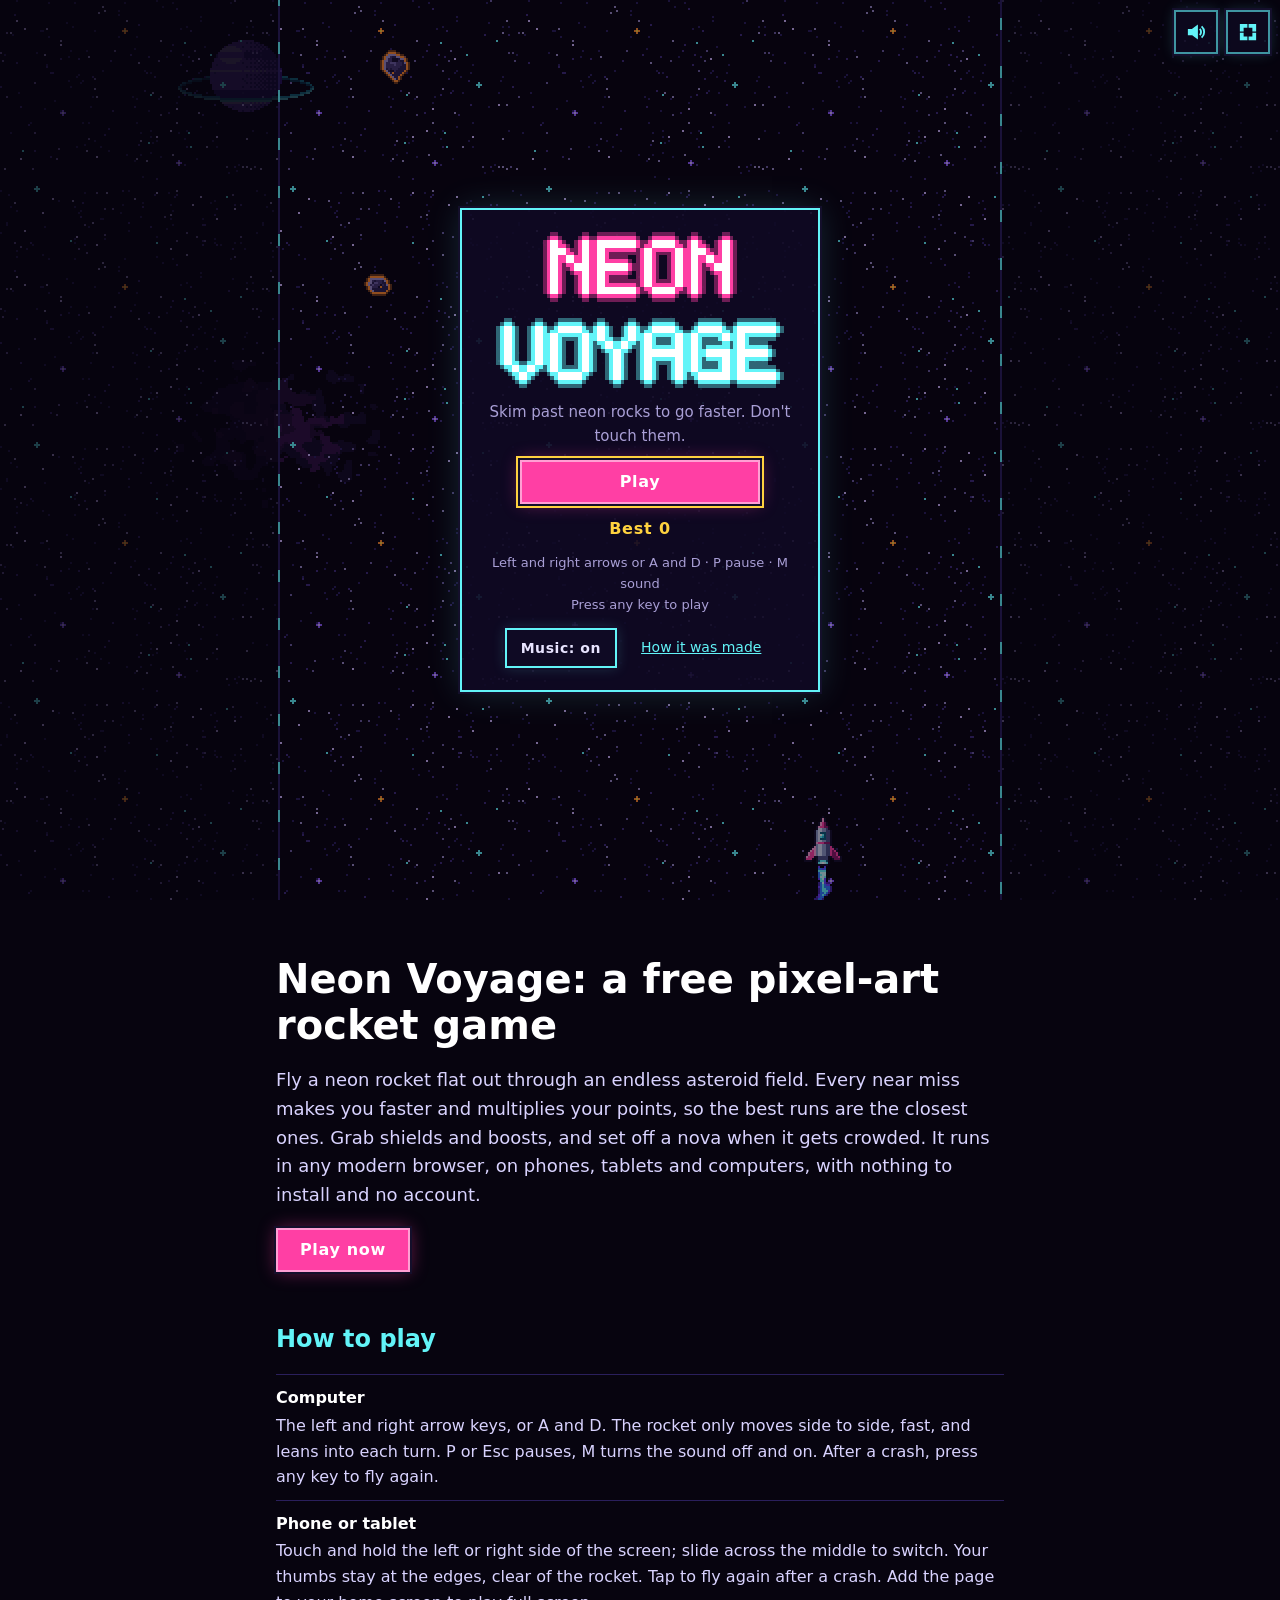
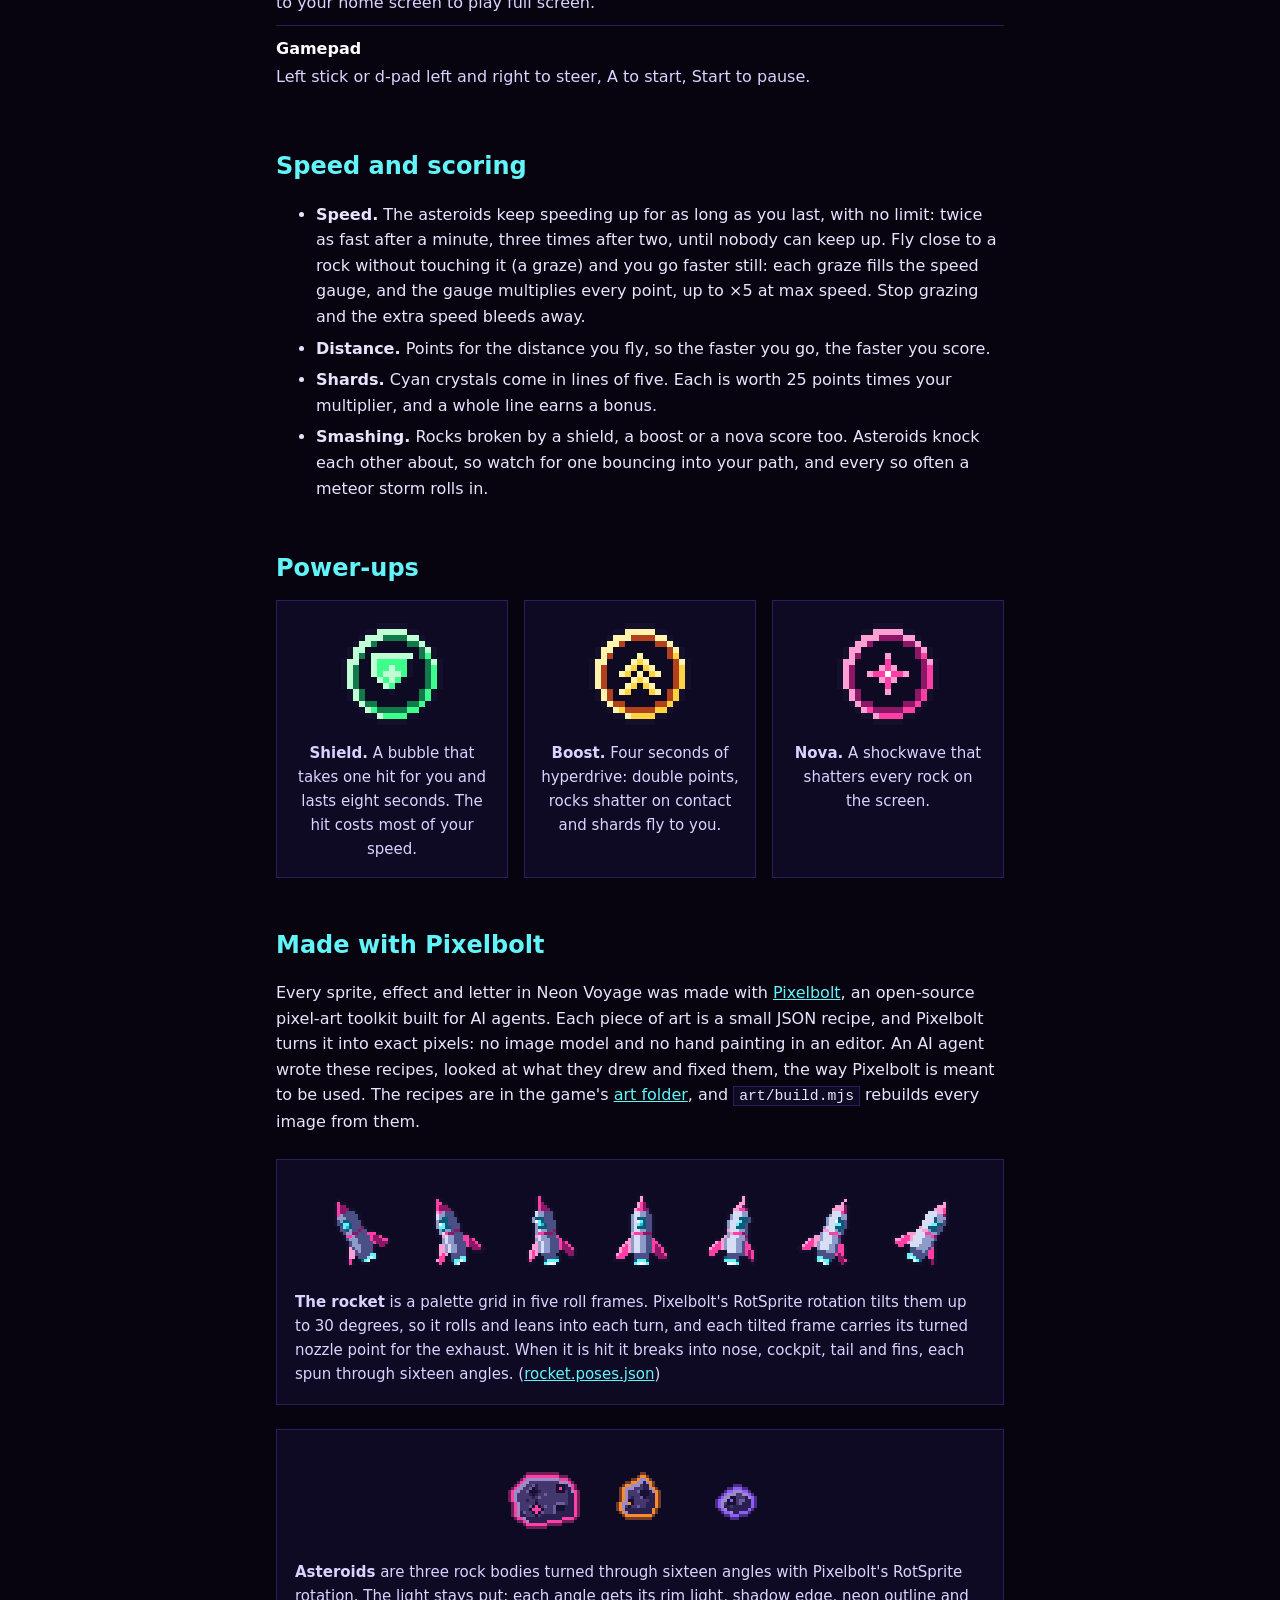
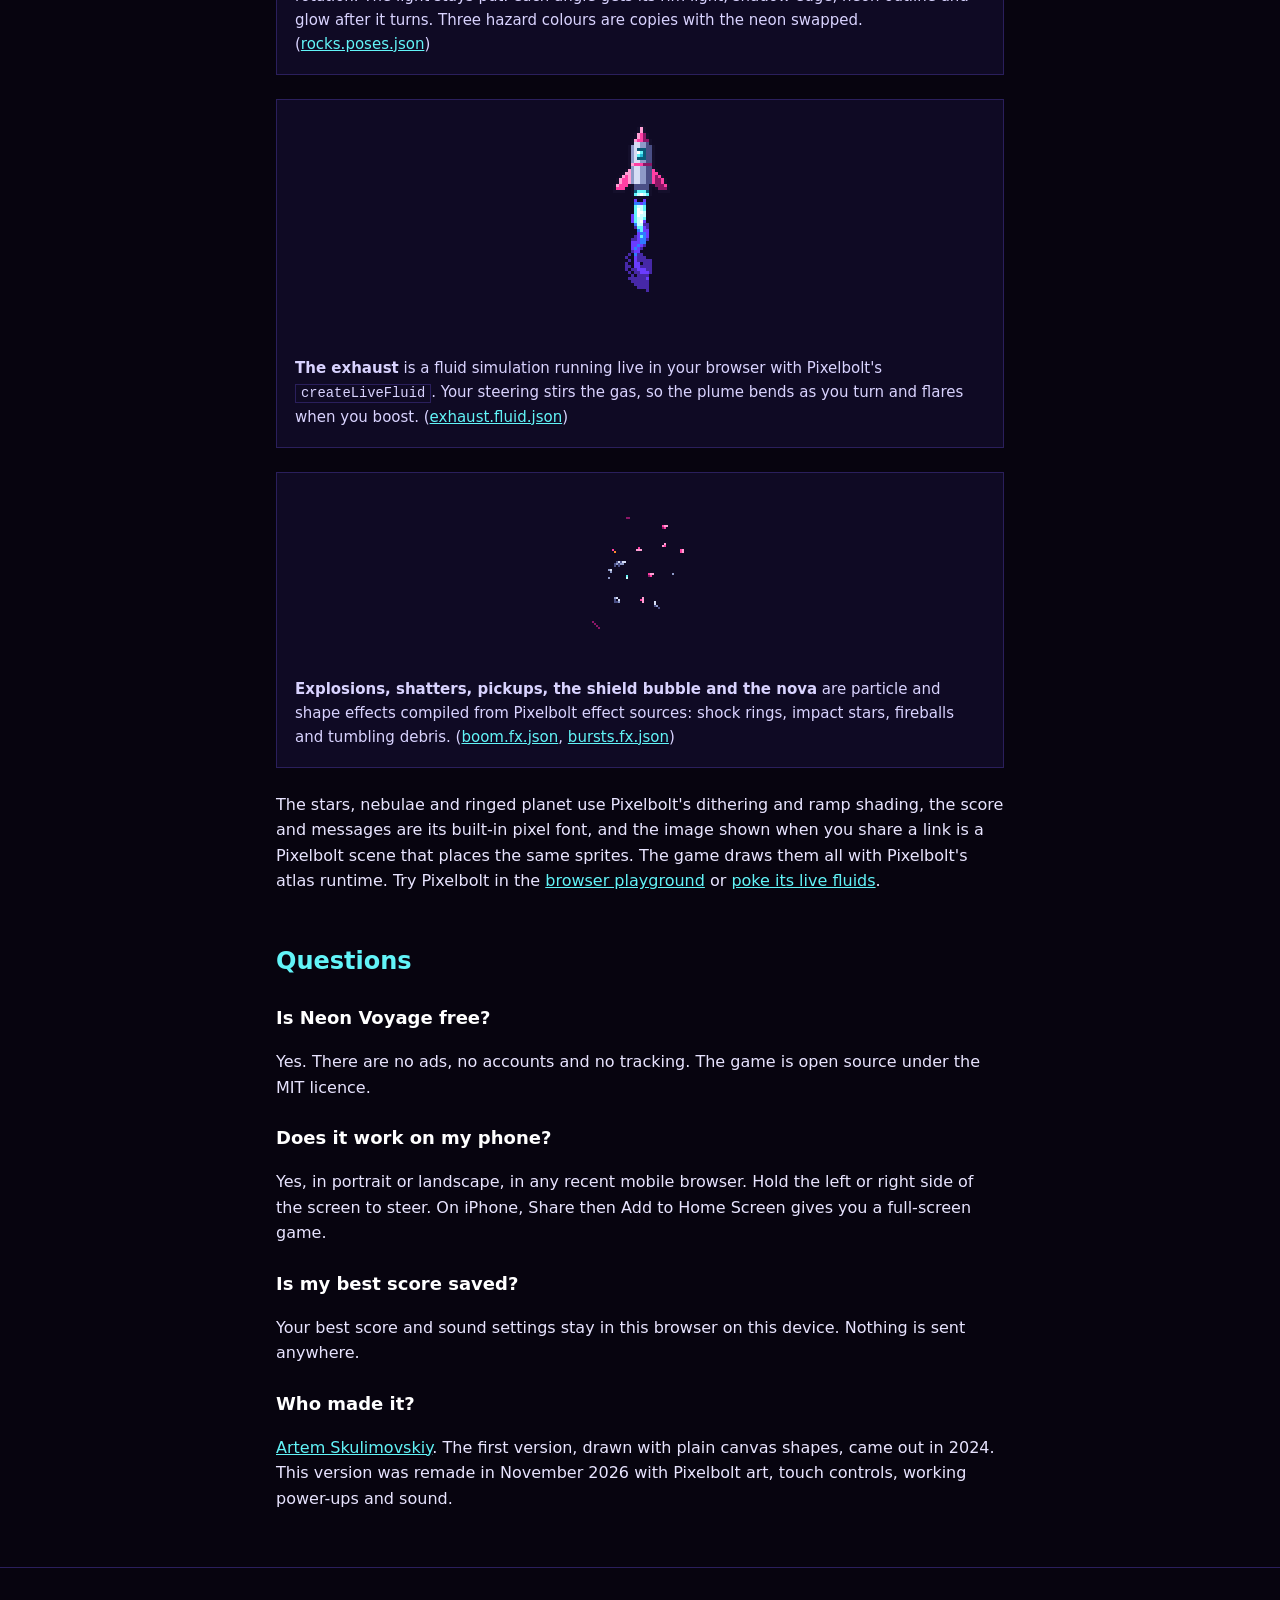
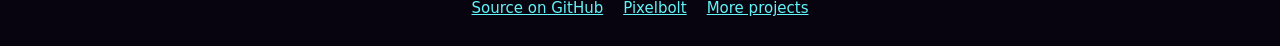
<file: index.html>
<!doctype html>
<html lang="en">
<head>
<meta charset="utf-8">
<meta name="viewport" content="width=device-width, initial-scale=1, viewport-fit=cover">
<title>Neon Voyage: Free Pixel-Art Rocket Game in Your Browser</title>
<meta name="description" content="Fly a neon rocket through an endless asteroid field in Neon Voyage, a free pixel-art arcade game. Plays in your browser on phone, tablet and PC. No download, no sign-up.">
<link rel="canonical" href="https://skulitom.github.io/NeonRocketGame/">
<meta name="theme-color" content="#07040f">
<meta name="color-scheme" content="dark">
<meta name="author" content="Artem Skulimovskiy">
<link rel="icon" href="assets/favicon.png" type="image/png" sizes="32x32">
<link rel="apple-touch-icon" href="assets/apple-touch-icon.png">
<link rel="manifest" href="manifest.webmanifest">
<meta name="apple-mobile-web-app-capable" content="yes">
<meta name="mobile-web-app-capable" content="yes">
<meta name="apple-mobile-web-app-title" content="Neon Voyage">
<meta property="og:type" content="website">
<meta property="og:site_name" content="Neon Voyage">
<meta property="og:title" content="Neon Voyage: a free pixel-art rocket game">
<meta property="og:description" content="Dodge neon asteroids at speed: every near miss makes you faster. Grab shields, boosts and novas. Free in your browser on phone and PC.">
<meta property="og:url" content="https://skulitom.github.io/NeonRocketGame/">
<meta property="og:image" content="https://skulitom.github.io/NeonRocketGame/assets/og-image.png">
<meta property="og:image:width" content="1200">
<meta property="og:image:height" content="630">
<meta property="og:image:alt" content="Neon Voyage: a pixel-art rocket flying between neon asteroids beside a ringed planet">
<meta name="twitter:card" content="summary_large_image">
<meta name="twitter:title" content="Neon Voyage: a free pixel-art rocket game">
<meta name="twitter:description" content="Dodge neon asteroids at speed: every near miss makes you faster. Grab shields, boosts and novas. Free in your browser on phone and PC.">
<meta name="twitter:image" content="https://skulitom.github.io/NeonRocketGame/assets/og-image.png">
<script type="application/ld+json">
{
  "@context": "https://schema.org",
  "@type": "VideoGame",
  "name": "Neon Voyage",
  "alternateName": "Neon Rocket Game",
  "url": "https://skulitom.github.io/NeonRocketGame/",
  "image": "https://skulitom.github.io/NeonRocketGame/assets/og-image.png",
  "description": "A free pixel-art arcade game: fly a neon rocket flat out through an endless asteroid field, where every near miss makes you faster, and collect shields, boosts and novas. Runs in the browser on phones, tablets and computers.",
  "genre": ["Arcade", "Endless runner"],
  "gamePlatform": ["Web browser", "Android", "iOS", "Windows", "macOS", "Linux"],
  "applicationCategory": "Game",
  "operatingSystem": "Any",
  "playMode": "SinglePlayer",
  "inLanguage": "en",
  "isAccessibleForFree": true,
  "offers": { "@type": "Offer", "price": "0", "priceCurrency": "USD" },
  "author": { "@type": "Person", "name": "Artem Skulimovskiy", "url": "https://skulitom.github.io/" },
  "datePublished": "2024-06-27",
  "dateModified": "2026-11-01",
  "sameAs": ["https://github.com/skulitom/NeonRocketGame"]
}
</script>
<link rel="stylesheet" href="css/style.css">
<link rel="modulepreload" href="js/main.js">
</head>
<body>
<main>
  <section id="play" class="stage" aria-label="Neon Voyage game">
    <canvas id="game" tabindex="-1" role="img" aria-label="Neon Voyage: a pixel-art rocket flying through neon asteroids"></canvas>

    <div class="hud-buttons">
      <button id="pauseBtn" class="icon-button in-game" type="button" aria-label="Pause (P)">
        <svg viewBox="0 0 16 16" aria-hidden="true"><path d="M4 3h3v10H4zM9 3h3v10H9z"/></svg>
      </button>
      <button id="soundBtn" class="icon-button" type="button" aria-label="Sound on (M)" aria-pressed="true">
        <svg viewBox="0 0 16 16" aria-hidden="true"><path class="speaker" d="M2 6h3l4-3v10l-4-3H2z"/><path class="waves" d="M11 5.5a3.5 3.5 0 0 1 0 5M12.5 3.5a6 6 0 0 1 0 9" fill="none" stroke-width="1.5"/><path class="cross" d="M11 6l4 4M15 6l-4 4" fill="none" stroke-width="1.5"/></svg>
      </button>
      <button id="fsBtn" class="icon-button" type="button" aria-label="Full screen" hidden>
        <svg viewBox="0 0 16 16" aria-hidden="true"><path d="M2 2h5v2H4v3H2zM9 2h5v5h-2V4H9zM2 9h2v3h3v2H2zM12 9h2v5H9v-2h3z"/></svg>
      </button>
    </div>

    <div id="loading" class="overlay">
      <div class="panel">
        <p id="loadingText">Loading Neon Voyage…</p>
        <div class="bar"><div id="loadingBar"></div></div>
      </div>
    </div>

    <div id="title" class="overlay" hidden>
      <div class="panel">
        <img class="logo" src="assets/logo.png" width="96" height="44" alt="Neon Voyage">
        <p class="tagline">Skim past neon rocks to go faster. Don't touch them.</p>
        <button id="playBtn" class="primary" type="button">Play</button>
        <p class="best">Best <span id="bestTitle">0</span></p>
        <p class="controls for-keys">Left and right arrows or A and D · P pause · M sound<br>Press any key to play</p>
        <p class="controls for-touch">Hold the left or right side to steer<br>Tap to play</p>
        <div class="row">
          <button id="musicBtn" class="small" type="button" aria-pressed="true">Music: on</button>
          <a class="small more" href="#about">How it was made</a>
        </div>
      </div>
    </div>

    <div id="paused" class="overlay" hidden>
      <div class="panel">
        <h2>Paused</h2>
        <button id="resumeBtn" class="primary" type="button">Resume</button>
        <button id="quitBtn" type="button">Quit to title</button>
      </div>
    </div>

    <div id="over" class="overlay" hidden>
      <div class="panel" aria-live="polite">
        <h2>Game over</h2>
        <p class="final"><span id="finalScore">0</span></p>
        <p id="newBest" class="new-best" hidden>New best!</p>
        <p class="best">Best <span id="finalBest">0</span></p>
        <dl class="stats">
          <div><dt>Time</dt><dd id="statTime">0:00</dd></div>
          <div><dt>Shards</dt><dd id="statShards">0</dd></div>
          <div><dt>Grazes</dt><dd id="statGrazes">0</dd></div>
          <div><dt>Smashed</dt><dd id="statSmashed">0</dd></div>
        </dl>
        <button id="againBtn" class="primary" type="button">Play again</button>
        <p class="controls for-keys">or press any key</p>
        <p class="controls for-touch">or tap anywhere</p>
        <div class="row">
          <button id="shareBtn" class="small" type="button">Share score</button>
          <button id="menuBtn" class="small" type="button">Menu</button>
        </div>
      </div>
    </div>

    <p id="toast" class="toast" role="status" hidden></p>
    <noscript><div class="overlay"><div class="panel"><p>Neon Voyage needs JavaScript to run.</p></div></div></noscript>
  </section>

  <article id="about" class="content">
    <h1>Neon Voyage: a free pixel-art rocket game</h1>
    <p class="lead">Fly a neon rocket flat out through an endless asteroid field. Every near miss makes you faster and multiplies your points, so the best runs are the closest ones. Grab shields and boosts, and set off a nova when it gets crowded. It runs in any modern browser, on phones, tablets and computers, with nothing to install and no account.</p>
    <p><a class="button primary" href="#play">Play now</a></p>

    <h2>How to play</h2>
    <dl class="controls-list">
      <div><dt>Computer</dt><dd>The left and right arrow keys, or A and D. The rocket only moves side to side, fast, and leans into each turn. P or Esc pauses, M turns the sound off and on. After a crash, press any key to fly again.</dd></div>
      <div><dt>Phone or tablet</dt><dd>Touch and hold the left or right side of the screen; slide across the middle to switch. Your thumbs stay at the edges, clear of the rocket. Tap to fly again after a crash. Add the page to your home screen to play full screen.</dd></div>
      <div><dt>Gamepad</dt><dd>Left stick or d-pad left and right to steer, A to start, Start to pause.</dd></div>
    </dl>

    <h2>Speed and scoring</h2>
    <ul>
      <li><strong>Speed.</strong> The asteroids keep speeding up for as long as you last, with no limit: twice as fast after a minute, three times after two, until nobody can keep up. Fly close to a rock without touching it (a graze) and you go faster still: each graze fills the speed gauge, and the gauge multiplies every point, up to ×5 at max speed. Stop grazing and the extra speed bleeds away.</li>
      <li><strong>Distance.</strong> Points for the distance you fly, so the faster you go, the faster you score.</li>
      <li><strong>Shards.</strong> Cyan crystals come in lines of five. Each is worth 25 points times your multiplier, and a whole line earns a bonus.</li>
      <li><strong>Smashing.</strong> Rocks broken by a shield, a boost or a nova score too. Asteroids knock each other about, so watch for one bouncing into your path, and every so often a meteor storm rolls in.</li>
    </ul>

    <h2>Power-ups</h2>
    <div class="cards">
      <figure><img src="media/shield.gif" width="57" height="57" alt="Shield power-up: a green ring with a shield inside" loading="lazy"><figcaption><strong>Shield.</strong> A bubble that takes one hit for you and lasts eight seconds. The hit costs most of your speed.</figcaption></figure>
      <figure><img src="media/boost.gif" width="57" height="57" alt="Boost power-up: a yellow ring with two chevrons" loading="lazy"><figcaption><strong>Boost.</strong> Four seconds of hyperdrive: double points, rocks shatter on contact and shards fly to you.</figcaption></figure>
      <figure><img src="media/nova.gif" width="57" height="57" alt="Nova power-up: a pink ring with a four-pointed star" loading="lazy"><figcaption><strong>Nova.</strong> A shockwave that shatters every rock on the screen.</figcaption></figure>
    </div>

    <h2>Made with Pixelbolt</h2>
    <p>Every sprite, effect and letter in Neon Voyage was made with <a href="https://github.com/skulitom/Pixelbolt">Pixelbolt</a>, an open-source pixel-art toolkit built for AI agents. Each piece of art is a small JSON recipe, and Pixelbolt turns it into exact pixels: no image model and no hand painting in an editor. An AI agent wrote these recipes, looked at what they drew and fixed them, the way Pixelbolt is meant to be used. The recipes are in the game's <a href="https://github.com/skulitom/NeonRocketGame/tree/main/art">art folder</a>, and <code>art/build.mjs</code> rebuilds every image from them.</p>
    <figure class="wide"><img src="media/rocket.png" width="672" height="102" alt="The rocket leaning from 30 degrees left to 30 degrees right" loading="lazy"><figcaption><strong>The rocket</strong> is a palette grid in five roll frames. Pixelbolt's RotSprite rotation tilts them up to 30 degrees, so it rolls and leans into each turn, and each tilted frame carries its turned nozzle point for the exhaust. When it is hit it breaks into nose, cockpit, tail and fins, each spun through sixteen angles. (<a href="https://github.com/skulitom/NeonRocketGame/blob/main/art/rocket.poses.json">rocket.poses.json</a>)</figcaption></figure>
    <figure class="wide"><img src="media/rocks.gif" width="288" height="102" alt="Three neon asteroids turning" loading="lazy"><figcaption><strong>Asteroids</strong> are three rock bodies turned through sixteen angles with Pixelbolt's RotSprite rotation. The light stays put: each angle gets its rim light, shadow edge, neon outline and glow after it turns. Three hazard colours are copies with the neon swapped. (<a href="https://github.com/skulitom/NeonRocketGame/blob/main/art/rocks.poses.json">rocks.poses.json</a>)</figcaption></figure>
    <figure class="wide"><img src="media/exhaust.gif" width="90" height="228" alt="The rocket's plasma exhaust plume" loading="lazy"><figcaption><strong>The exhaust</strong> is a fluid simulation running live in your browser with Pixelbolt's <code>createLiveFluid</code>. Your steering stirs the gas, so the plume bends as you turn and flares when you boost. (<a href="https://github.com/skulitom/NeonRocketGame/blob/main/art/exhaust.fluid.json">exhaust.fluid.json</a>)</figcaption></figure>
    <figure class="wide"><img src="media/boom.gif" width="176" height="176" alt="The rocket exploding into hull pieces, fire and a plasma ring" loading="lazy"><figcaption><strong>Explosions, shatters, pickups, the shield bubble and the nova</strong> are particle and shape effects compiled from Pixelbolt effect sources: shock rings, impact stars, fireballs and tumbling debris. (<a href="https://github.com/skulitom/NeonRocketGame/blob/main/art/boom.fx.json">boom.fx.json</a>, <a href="https://github.com/skulitom/NeonRocketGame/blob/main/art/bursts.fx.json">bursts.fx.json</a>)</figcaption></figure>
    <p>The stars, nebulae and ringed planet use Pixelbolt's dithering and ramp shading, the score and messages are its built-in pixel font, and the image shown when you share a link is a Pixelbolt scene that places the same sprites. The game draws them all with Pixelbolt's atlas runtime. Try Pixelbolt in the <a href="https://skulitom.github.io/Pixelbolt/playground/">browser playground</a> or <a href="https://skulitom.github.io/Pixelbolt/playground/fluids/">poke its live fluids</a>.</p>

    <h2>Questions</h2>
    <h3>Is Neon Voyage free?</h3>
    <p>Yes. There are no ads, no accounts and no tracking. The game is open source under the MIT licence.</p>
    <h3>Does it work on my phone?</h3>
    <p>Yes, in portrait or landscape, in any recent mobile browser. Hold the left or right side of the screen to steer. On iPhone, Share then Add to Home Screen gives you a full-screen game.</p>
    <h3>Is my best score saved?</h3>
    <p>Your best score and sound settings stay in this browser on this device. Nothing is sent anywhere.</p>
    <h3>Who made it?</h3>
    <p><a href="https://skulitom.github.io/">Artem Skulimovskiy</a>. The first version, drawn with plain canvas shapes, came out in 2024. This version was remade in November 2026 with Pixelbolt art, touch controls, working power-ups and sound.</p>
  </article>
</main>

<footer class="site-footer">
  <a href="https://github.com/skulitom/NeonRocketGame">Source on GitHub</a>
  <a href="https://github.com/skulitom/Pixelbolt">Pixelbolt</a>
  <a href="https://skulitom.github.io/">More projects</a>
</footer>

<script type="module" src="js/main.js"></script>
</body>
</html>
</file>
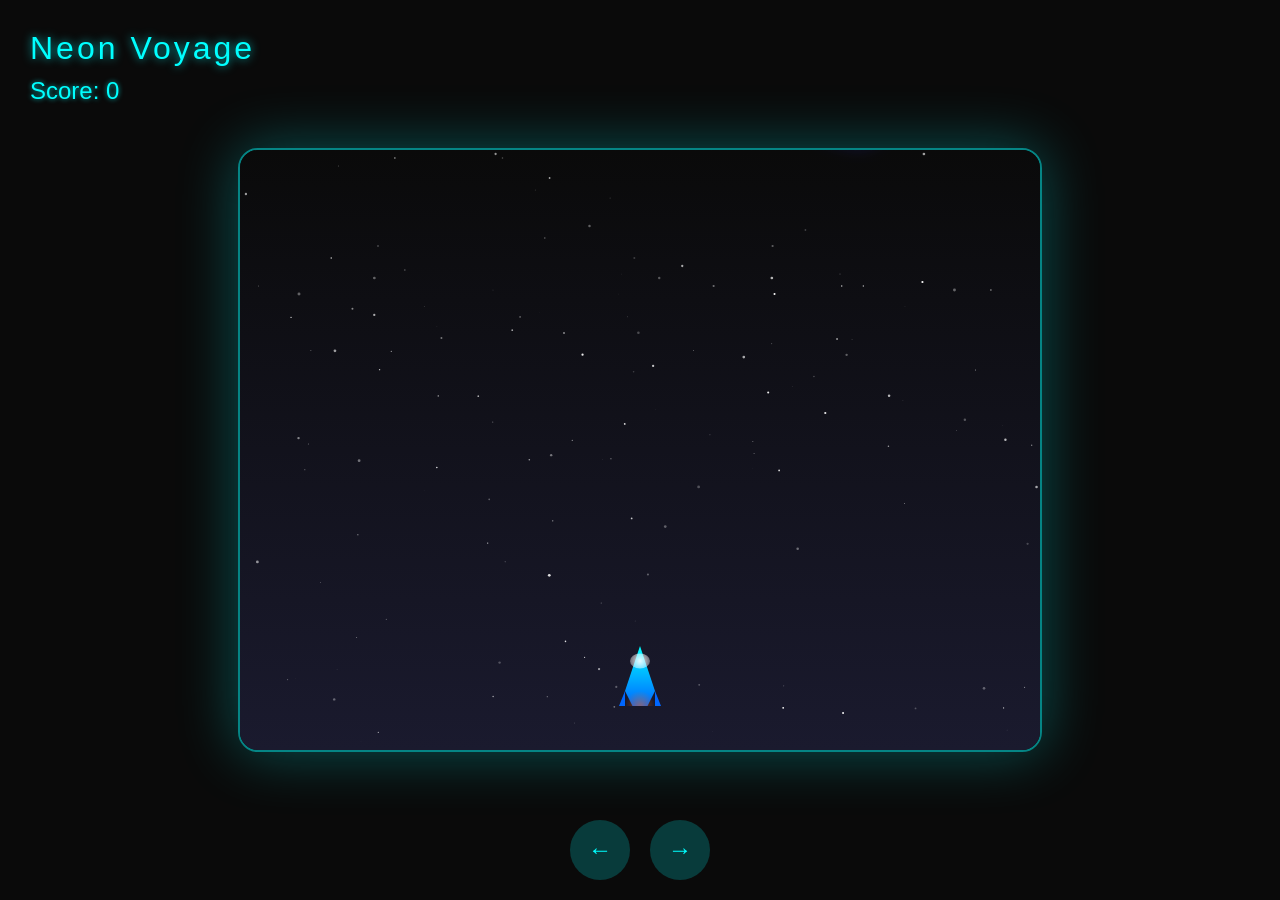
<file: game.html>
<!DOCTYPE html>
<html lang="en">
<head>
<meta charset="UTF-8">
<meta name="viewport" content="width=device-width,initial-scale=1">
<title>Neon Rocket Game</title>
<style>
body{margin:0;padding:0;display:flex;justify-content:center;align-items:center;height:100vh;background-color:#0a0a0a;font-family:'Segoe UI',Arial,sans-serif;overflow:hidden;color:#fff}
#gameCanvas{border-radius:20px;box-shadow:0 0 60px rgba(0,255,255,0.3);border:2px solid rgba(0,255,255,0.5)}
#gameInfo{position:absolute;top:20px;left:20px;padding:10px;border-radius:10px}
#gameTitle{margin:0;font-size:32px;font-weight:300;color:#0ff;text-shadow:0 0 10px rgba(0,255,255,.7);letter-spacing:3px}
#score{margin-top:10px;font-size:24px;color:#0ff;text-shadow:0 0 5px rgba(0,255,255,0.7)}
#gameOver{position:absolute;top:50%;left:50%;transform:translate(-50%,-50%);background:rgba(0,0,0,0.8);padding:40px;border-radius:20px;text-align:center;display:none;backdrop-filter:blur(10px)}
#gameOverText{color:#f33;font-size:48px;text-shadow:0 0 20px rgba(255,51,51,.7);margin-bottom:20px}
#finalScore{font-size:24px;margin-bottom:20px}
#restartInfo{color:#0ff;font-size:18px}
#controls{position:absolute;bottom:20px;left:50%;transform:translateX(-50%);display:flex;gap:20px}
.control-btn{background:rgba(0,255,255,0.2);border:none;color:#0ff;font-size:24px;width:60px;height:60px;border-radius:50%;cursor:pointer;transition:all 0.3s;user-select:none;-webkit-user-select:none}
.control-btn:hover{background:rgba(0,255,255,0.4);transform:scale(1.1)}
.control-btn:active{transform:scale(0.9)}
</style>
</head>
<body>
<div id="gameInfo">
<h1 id="gameTitle">Neon Voyage</h1>
<div id="score">Score: 0</div>
</div>
<div id="gameOver">
<div id="gameOverText">Game Over</div>
<div id="finalScore"></div>
<div id="restartInfo">Press any key to restart</div>
</div>
<canvas id="gameCanvas" width="800" height="600"></canvas>
<div id="controls">
<button id="leftBtn" class="control-btn">←</button>
<button id="rightBtn" class="control-btn">→</button>
</div>
<script>
const canvas=document.getElementById("gameCanvas"),ctx=canvas.getContext("2d"),scoreElement=document.getElementById("score"),gameOverElement=document.getElementById("gameOver"),finalScoreElement=document.getElementById("finalScore"),CANVAS_WIDTH=canvas.width,CANVAS_HEIGHT=canvas.height,ROCKET_WIDTH=30,ROCKET_HEIGHT=60,STAR_COUNT=150,INITIAL_SCROLL_SPEED=4,OBSTACLE_SPAWN_CHANCE=0.03;let rocket,stars,obstacles,score,time,gameActive,canRestart,animationId,scrollSpeed;const keys={},offscreenCanvas=document.createElement("canvas"),offscreenCtx=offscreenCanvas.getContext("2d");offscreenCanvas.width=CANVAS_WIDTH;offscreenCanvas.height=CANVAS_HEIGHT;function initGame(){rocket={x:CANVAS_WIDTH/2,y:CANVAS_HEIGHT-80,width:ROCKET_WIDTH,height:ROCKET_HEIGHT,color:"#00ffff",velocity:{x:0,y:0},acceleration:{x:0,y:0},maxSpeed:15,rotation:0,rotationSpeed:0.2,thrustPower:0,isBreakingDown:false,breakdownParts:[]},stars=Array.from({length:STAR_COUNT},()=>({x:Math.random()*CANVAS_WIDTH,y:Math.random()*CANVAS_HEIGHT,radius:1.5*Math.random(),color:`rgba(255, 255, 255, ${0.8*Math.random()+0.2})`})),obstacles=[],score=0,time=0,gameActive=true,canRestart=false,scrollSpeed=INITIAL_SCROLL_SPEED,scoreElement.textContent="Score: 0",gameOverElement.style.display="none"}function drawRocket(){if(rocket.isBreakingDown)return void drawBreakingRocket();ctx.save(),ctx.translate(rocket.x,rocket.y),ctx.rotate(rocket.rotation);const e=ctx.createLinearGradient(0,-rocket.height/2,0,rocket.height/2);e.addColorStop(0,"#00ffff"),e.addColorStop(1,"#0066ff"),ctx.fillStyle=e,ctx.beginPath(),ctx.moveTo(0,-rocket.height/2),ctx.lineTo(rocket.width/2,rocket.height/4),ctx.lineTo(rocket.width/4,rocket.height/2),ctx.lineTo(-rocket.width/4,rocket.height/2),ctx.lineTo(-rocket.width/2,rocket.height/4),ctx.closePath(),ctx.fill();const t=ctx.createRadialGradient(0,-rocket.height/4,0,0,-rocket.height/4,rocket.width/2);t.addColorStop(0,"rgba(255, 255, 255, 0.9)"),t.addColorStop(1,"rgba(255, 255, 255, 0.1)"),ctx.fillStyle=t,ctx.beginPath(),ctx.ellipse(0,-rocket.height/4,rocket.width/3,rocket.height/8,0,0,2*Math.PI),ctx.fill(),ctx.fillStyle="#0066ff",ctx.beginPath(),ctx.moveTo(-rocket.width/2,rocket.height/4),ctx.lineTo(-rocket.width*0.7,rocket.height/2),ctx.lineTo(-rocket.width/2,rocket.height/2),ctx.closePath(),ctx.fill(),ctx.beginPath(),ctx.moveTo(rocket.width/2,rocket.height/4),ctx.lineTo(rocket.width*0.7,rocket.height/2),ctx.lineTo(rocket.width/2,rocket.height/2),ctx.closePath(),ctx.fill();const i=ctx.createRadialGradient(0,rocket.height/2,0,0,rocket.height/2,rocket.width/2);i.addColorStop(0,`rgba(255, 100, 0, ${0.5+0.5*rocket.thrustPower})`),i.addColorStop(1,"rgba(255, 100, 0, 0)"),ctx.fillStyle=i,ctx.beginPath(),ctx.arc(0,rocket.height/2,rocket.width/2,0,Math.PI,true),ctx.fill(),ctx.restore()}function drawBreakingRocket(){rocket.breakdownParts.forEach(e=>{ctx.save(),ctx.translate(e.x,e.y),ctx.rotate(e.rotation),ctx.fillStyle=e.color,ctx.beginPath(),ctx.moveTo(0,-e.height/2),ctx.lineTo(e.width/2,e.height/2),ctx.lineTo(-e.width/2,e.height/2),ctx.closePath(),ctx.fill(),ctx.restore(),e.x+=e.velocity.x,e.y+=e.velocity.y,e.rotation+=e.rotationSpeed,e.velocity.y+=0.1})}function updateRocket(){if(rocket.isBreakingDown)return void(rocket.breakdownParts.every(e=>e.y>CANVAS_HEIGHT)&&endGame());rocket.acceleration.x=keys.ArrowLeft?-0.8:keys.ArrowRight?0.8:0,rocket.thrustPower=keys.ArrowLeft||keys.ArrowRight?0.8:Math.max(0,rocket.thrustPower-0.2),rocket.velocity.x+=rocket.acceleration.x,rocket.velocity.x*=0.94,rocket.velocity.x=Math.max(Math.min(rocket.velocity.x,rocket.maxSpeed),-rocket.maxSpeed),rocket.x+=rocket.velocity.x,rocket.x=Math.max(rocket.width/2,Math.min(CANVAS_WIDTH-rocket.width/2,rocket.x));const e=0.1*rocket.velocity.x;rocket.rotation+=0.2*(e-rocket.rotation),rocket.y=CANVAS_HEIGHT-80+6*Math.sin(2.5*time)}function initializeBreakdown(){rocket.isBreakingDown=true,rocket.breakdownParts=[{x:rocket.x,y:rocket.y-rocket.height/3,width:rocket.width/2,height:rocket.height/3,color:"#00ffff",velocity:{x:6*(Math.random()-0.5),y:-7},rotation:0,rotationSpeed:0.3*(Math.random()-0.5)},{x:rocket.x,y:rocket.y,width:rocket.width,height:rocket.height/3,color:"#0066ff",velocity:{x:6*(Math.random()-0.5),y:-5},rotation:0,rotationSpeed:0.3*(Math.random()-0.5)},{x:rocket.x-rocket.width/2,y:rocket.y+rocket.height/3,width:rocket.width/2,height:rocket.height/3,color:"#0066ff",velocity:{x:-4,y:-3},rotation:0,rotationSpeed:0.3*(Math.random()-0.5)},{x:rocket.x+rocket.width/2,y:rocket.y+rocket.height/3,width:rocket.width/2,height:rocket.height/3,color:"#0066ff",velocity:{x:4,y:-3},rotation:0,rotationSpeed:0.3*(Math.random()-0.5)}]}function drawStars(){offscreenCtx.clearRect(0,0,CANVAS_WIDTH,CANVAS_HEIGHT),stars.forEach(e=>{offscreenCtx.fillStyle=e.color,offscreenCtx.beginPath(),offscreenCtx.arc(e.x,e.y,e.radius,0,2*Math.PI),offscreenCtx.fill(),e.y+=scrollSpeed,e.y>CANVAS_HEIGHT&&(e.y=0,e.x=Math.random()*CANVAS_WIDTH)}),ctx.drawImage(offscreenCanvas,0,0)}function drawObstacle(e,t,i,o){ctx.save(),ctx.translate(e,t),ctx.rotate(o.rotation);const r=ctx.createLinearGradient(-i,0,i,0);r.addColorStop(0,o.color),r.addColorStop(0.5,"white"),r.addColorStop(1,o.color),ctx.strokeStyle=r,ctx.lineWidth=i*0.1,ctx.shadowColor=o.color,ctx.shadowBlur=20;const a=6+Math.floor(3*Math.random());ctx.beginPath();for(let e=0;e<a;e++){const t=2*Math.PI*e/a,r=i*(0.95+0.05*Math.sin(o.pulseOffset+5*time));ctx.lineTo(r*Math.cos(t),r*Math.sin(t))}ctx.closePath(),ctx.stroke();const n=ctx.createRadialGradient(0,0,0,0,0,i);n.addColorStop(0,o.color),n.addColorStop(0.7,`${o.color}44`),n.addColorStop(1,"transparent"),ctx.fillStyle=n,ctx.fill(),ctx.restore()}function drawObstacles(){obstacles.forEach(e=>{drawObstacle(e.x,e.y,e.radius,e),e.y+=scrollSpeed,e.rotation+=e.rotationSpeed,e.pulseOffset+=e.pulseSpeed}),Math.random()<OBSTACLE_SPAWN_CHANCE&&obstacles.push({x:Math.random()*CANVAS_WIDTH,y:-50,radius:20+30*Math.random(),color:["#ff3333","#ff33ff","#33ff33","#3333ff","#ffff33"][Math.floor(5*Math.random())],rotation:2*Math.random()*Math.PI,rotationSpeed:0.02*(Math.random()-0.5),pulseOffset:2*Math.PI*Math.random(),pulseSpeed:0.02+0.03*Math.random()});const e=obstacles.length;obstacles=obstacles.filter(e=>e.y-e.radius<=CANVAS_HEIGHT);const t=e-obstacles.length;score+=t,scoreElement.textContent=`Score: ${score}`,scrollSpeed=INITIAL_SCROLL_SPEED+score*0.1}const backgroundGradient=ctx.createLinearGradient(0,0,0,CANVAS_HEIGHT);backgroundGradient.addColorStop(0,"#0a0a0a"),backgroundGradient.addColorStop(1,"#1a1a2e");function drawBackground(){ctx.fillStyle=backgroundGradient,ctx.fillRect(0,0,CANVAS_WIDTH,CANVAS_HEIGHT)}function checkCollision(){return rocket.isBreakingDown||obstacles.some(e=>{const t=rocket.x-e.x,i=rocket.y-e.y;return Math.sqrt(t*t+i*i)<rocket.width/2+e.radius&&(initializeBreakdown(),true)})}function endGame(){gameActive=false,canRestart=true,gameOverElement.style.display="block",finalScoreElement.textContent=`Final Score: ${score}`}function gameLoop(){if(gameActive){time+=0.016,drawBackground(),drawStars(),drawObstacles(),updateRocket(),drawRocket(),checkCollision(),animationId=requestAnimationFrame(gameLoop)}else canRestart&&(animationId=requestAnimationFrame(gameLoop))}function startGame(){animationId&&(cancelAnimationFrame(animationId),animationId=null),initGame(),gameLoop()}document.addEventListener("keydown",e=>{keys[e.code]=true,canRestart&&!gameActive&&startGame()}),document.addEventListener("keyup",e=>keys[e.code]=false),leftBtn.addEventListener("mousedown",()=>keys.ArrowLeft=true),leftBtn.addEventListener("mouseup",()=>keys.ArrowLeft=false),leftBtn.addEventListener("touchstart",e=>{e.preventDefault(),keys.ArrowLeft=true}),leftBtn.addEventListener("touchend",e=>{e.preventDefault(),keys.ArrowLeft=false}),rightBtn.addEventListener("mousedown",()=>keys.ArrowRight=true),rightBtn.addEventListener("mouseup",()=>keys.ArrowRight=false),rightBtn.addEventListener("touchstart",e=>{e.preventDefault(),keys.ArrowRight=true}),rightBtn.addEventListener("touchend",e=>{e.preventDefault(),keys.ArrowRight=false}),startGame();
</script>
</body>
</html>
</file>
<file: css/style.css>
:root {
  --void: #07040f;
  --deep: #0f0a24;
  --ink: #e8e4ff;
  --muted: #a99fd6;
  --cyan: #62f4f8;
  --pink: #ff3fa4;
  --yellow: #ffd23f;
  --line: #2a1f5c;
  color-scheme: dark;
}
* { box-sizing: border-box; }
html { background: var(--void); -webkit-text-size-adjust: 100%; }
body {
  margin: 0; background: var(--void); color: var(--ink);
  font: 16px/1.6 system-ui, -apple-system, "Segoe UI", Roboto, sans-serif;
}
body.playing { overflow: hidden; overscroll-behavior: none; }
a { color: var(--cyan); }
a:hover { color: #c9feff; }
:focus-visible { outline: 2px solid var(--yellow); outline-offset: 2px; }

/* ------------------------------------------------------------ stage */
.stage {
  position: relative; overflow: hidden;
  width: 100%; height: 100vh; height: 100svh;
  background: var(--void);
  user-select: none; -webkit-user-select: none; -webkit-touch-callout: none;
  touch-action: pan-y;
}
.stage.active { touch-action: none; height: 100vh; height: 100dvh; }
body:fullscreen .stage, .stage:fullscreen { height: 100vh; }
#game {
  position: absolute; display: block;
  image-rendering: pixelated; image-rendering: crisp-edges;
  outline: none;
}

/* ------------------------------------------------------------ buttons */
button, .button {
  font: 600 16px/1 system-ui, -apple-system, "Segoe UI", Roboto, sans-serif;
  letter-spacing: 0.04em;
  color: var(--ink); background: var(--deep);
  border: 2px solid var(--cyan); border-radius: 0;
  min-height: 44px; padding: 12px 22px;
  cursor: pointer; text-decoration: none; display: inline-flex; align-items: center; justify-content: center;
  box-shadow: 0 0 0 2px #140f2b, 0 0 14px rgba(98, 244, 248, 0.18);
}
button:hover, .button:hover { background: #1b1340; color: #fff; }
button:active, .button:active { transform: translateY(1px); }
.primary {
  background: var(--pink); border-color: #ff9fd4; color: #fff;
  box-shadow: 0 0 0 2px #140f2b, 0 0 18px rgba(255, 63, 164, 0.4);
}
.primary:hover { background: #ff5cb3; }
.small { min-height: 40px; padding: 8px 14px; font-size: 14px; }

.hud-buttons {
  position: absolute; z-index: 3; display: flex; gap: 8px;
  top: max(10px, env(safe-area-inset-top)); right: max(10px, env(safe-area-inset-right));
}
.icon-button {
  width: 44px; height: 44px; min-height: 44px; padding: 10px;
  background: rgba(15, 10, 36, 0.7); border-color: rgba(98, 244, 248, 0.6);
}
.icon-button svg { width: 20px; height: 20px; fill: var(--cyan); stroke: var(--cyan); }
.icon-button .cross { display: none; }
.icon-button.off .waves { display: none; }
.icon-button.off .cross { display: inline; }
.icon-button.off svg { fill: var(--muted); stroke: var(--muted); }
.in-game { display: none; }
.stage.active .in-game { display: inline-flex; }

/* ------------------------------------------------------------ overlays */
.overlay {
  position: absolute; inset: 0; z-index: 2;
  display: grid; place-items: center; overflow-y: auto;
  padding: max(16px, env(safe-area-inset-top)) 16px max(16px, env(safe-area-inset-bottom));
  background: rgba(7, 4, 15, 0.45);
  touch-action: pan-y;
}
.overlay[hidden] { display: none; }
.panel {
  width: 100%; max-width: 360px; text-align: center;
  padding: 22px 20px; background: rgba(15, 10, 36, 0.88);
  border: 2px solid var(--cyan);
  box-shadow: 0 0 0 2px #140f2b, 0 0 32px rgba(98, 244, 248, 0.16);
  display: flex; flex-direction: column; align-items: center; gap: 12px;
}
.panel p { margin: 0; }
.panel h2 { margin: 0; font-size: 26px; letter-spacing: 0.08em; text-transform: uppercase; color: var(--cyan); }
.panel > button { width: 100%; max-width: 240px; }
.logo { width: 288px; height: auto; max-width: 100%; image-rendering: pixelated; }
@media (max-width: 340px) { .logo { width: 192px; } }
.tagline { color: var(--muted); font-size: 15px; }
.best { color: var(--yellow); font-weight: 600; letter-spacing: 0.05em; }
.controls { color: var(--muted); font-size: 13px; }
.for-touch { display: none; }
body.touch .for-touch { display: block; }
body.touch .for-keys { display: none; }
.row { display: flex; gap: 10px; flex-wrap: wrap; justify-content: center; }
.more { color: var(--cyan); }
.final { font-size: 40px; font-weight: 700; color: #fff; line-height: 1; letter-spacing: 0.02em; }
.new-best { color: var(--pink); font-weight: 700; letter-spacing: 0.1em; text-transform: uppercase; }
.stats { display: grid; grid-template-columns: repeat(4, 1fr); gap: 4px; margin: 0; width: 100%; }
.stats div { padding: 6px 0; border-top: 1px solid var(--line); }
.stats dt { font-size: 11px; color: var(--muted); text-transform: uppercase; letter-spacing: 0.08em; }
.stats dd { margin: 0; font-weight: 700; }
.bar { width: 200px; height: 6px; background: var(--line); }
.bar div { height: 100%; width: 0; background: var(--cyan); transition: width 0.2s; }
.toast {
  position: absolute; z-index: 4; left: 50%; bottom: max(20px, env(safe-area-inset-bottom)); transform: translateX(-50%);
  margin: 0; padding: 10px 16px; background: var(--deep); border: 2px solid var(--yellow); max-width: calc(100% - 32px);
  overflow-wrap: anywhere;
}

/* ------------------------------------------------------------ article */
.content { max-width: 760px; margin: 0 auto; padding: 56px 16px 40px; }
.content h1 { font-size: clamp(28px, 6vw, 40px); line-height: 1.15; margin: 0 0 16px; color: #fff; }
.content h2 { font-size: 24px; margin: 48px 0 12px; color: var(--cyan); }
.content h3 { font-size: 18px; margin: 24px 0 4px; color: #fff; }
.lead { font-size: 18px; color: #d9d3ff; }
.content code { background: var(--deep); padding: 1px 5px; border: 1px solid var(--line); font-size: 0.92em; }
.content li { margin: 6px 0; }
.controls-list div { padding: 10px 0; border-top: 1px solid var(--line); }
.controls-list dt { font-weight: 700; color: #fff; }
.controls-list dd { margin: 2px 0 0; color: #d9d3ff; }
.cards { display: grid; grid-template-columns: repeat(auto-fit, minmax(190px, 1fr)); gap: 16px; }
figure { margin: 0; }
.cards figure { background: var(--deep); border: 1px solid var(--line); padding: 16px; text-align: center; }
.cards img { width: 114px; height: auto; }
figure img { image-rendering: pixelated; display: block; margin: 0 auto 10px; max-width: 100%; height: auto; }
figure.wide { margin: 24px 0; padding: 18px; background: var(--deep); border: 1px solid var(--line); }
figcaption { color: #d9d3ff; font-size: 15px; }
.site-footer {
  display: flex; gap: 20px; flex-wrap: wrap; justify-content: center;
  padding: 28px 16px calc(28px + env(safe-area-inset-bottom)); border-top: 1px solid var(--line); font-size: 15px;
}
</file>
